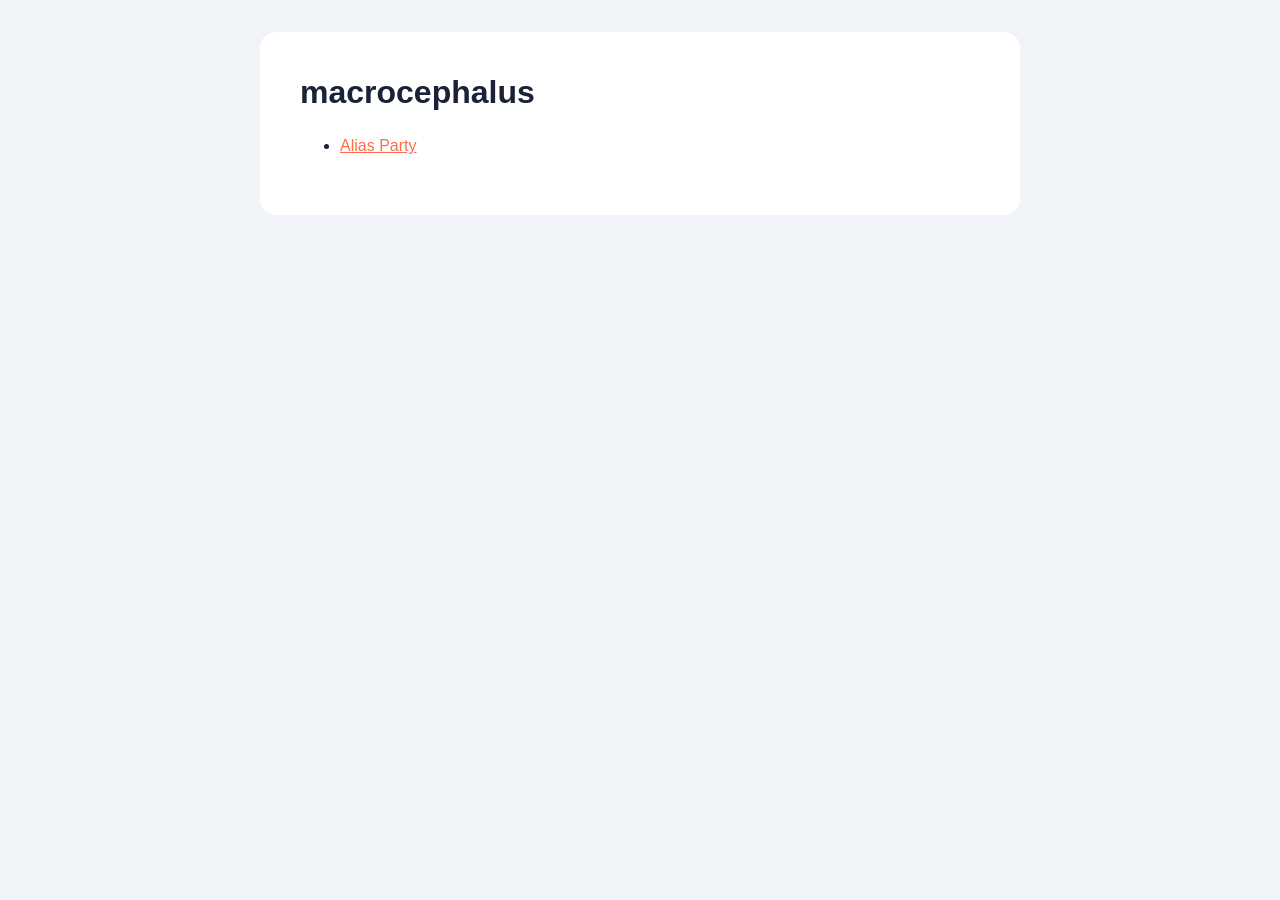
<file: index.html>
<!doctype html>
<html lang="en">
<head>
  <meta charset="utf-8">
  <meta name="viewport" content="width=device-width, initial-scale=1">
  <title>macrocephalus</title>
  <link rel="stylesheet" href="alias/style.css">
</head>
<body>
<main>
  <h1>macrocephalus</h1>
  <ul>
    <li><a href="alias/">Alias Party</a></li>
  </ul>
</main>
</body>
</html>
</file>
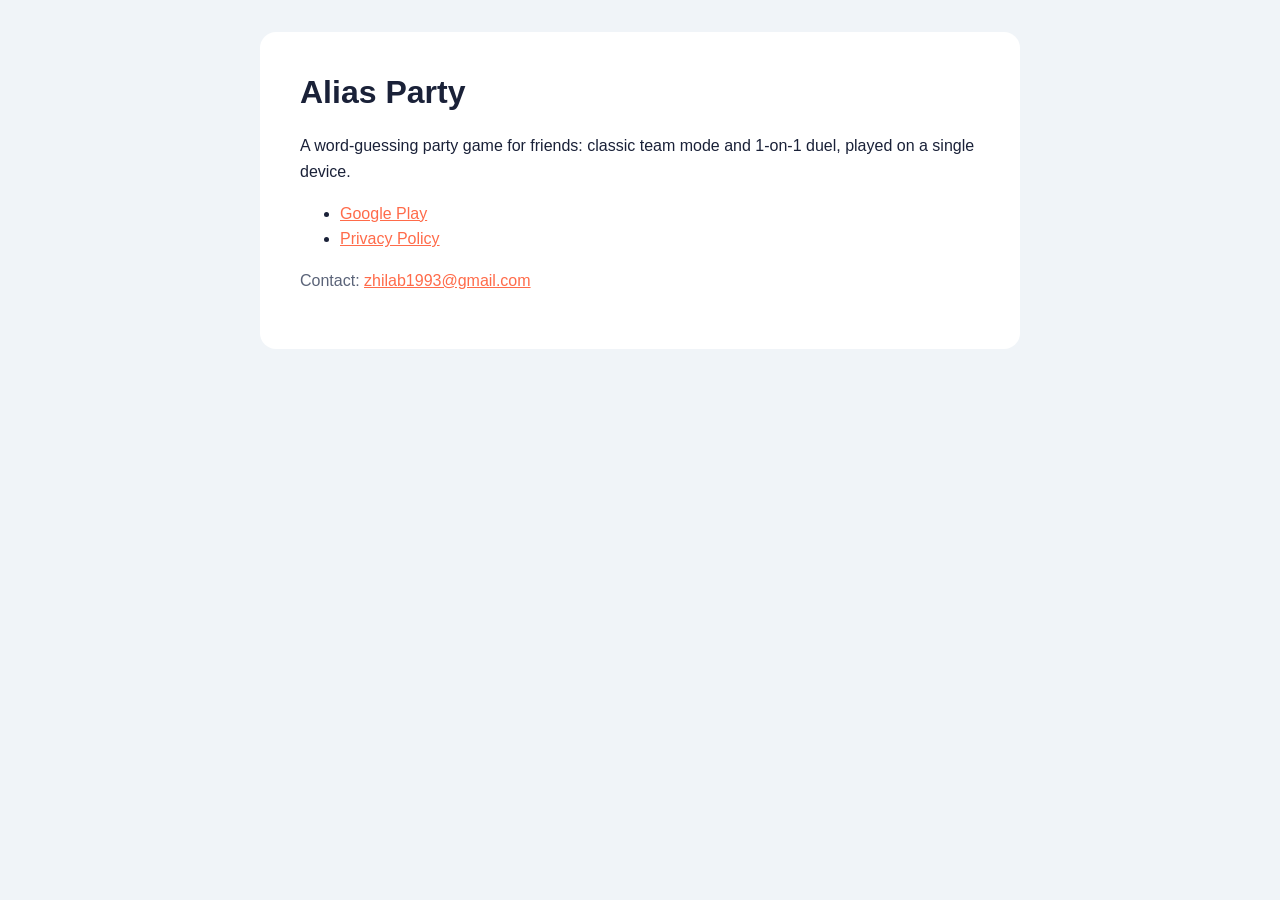
<file: alias/index.html>
<!doctype html>
<html lang="en">
<head>
  <meta charset="utf-8">
  <meta name="viewport" content="width=device-width, initial-scale=1">
  <title>Alias Party</title>
  <meta name="description" content="Alias Party — a word-guessing party game for Android.">
  <link rel="stylesheet" href="style.css">
</head>
<body>
<main>
  <h1>Alias Party</h1>
  <p>A word-guessing party game for friends: classic team mode and 1-on-1 duel, played on a single device.</p>
  <ul>
    <li><a href="https://play.google.com/store/apps/details?id=com.aliasparty.app">Google Play</a></li>
    <li><a href="privacy-policy.html">Privacy Policy</a></li>
  </ul>
  <p class="muted">Contact: <a href="mailto:zhilab1993@gmail.com">zhilab1993@gmail.com</a></p>
</main>
</body>
</html>
</file>
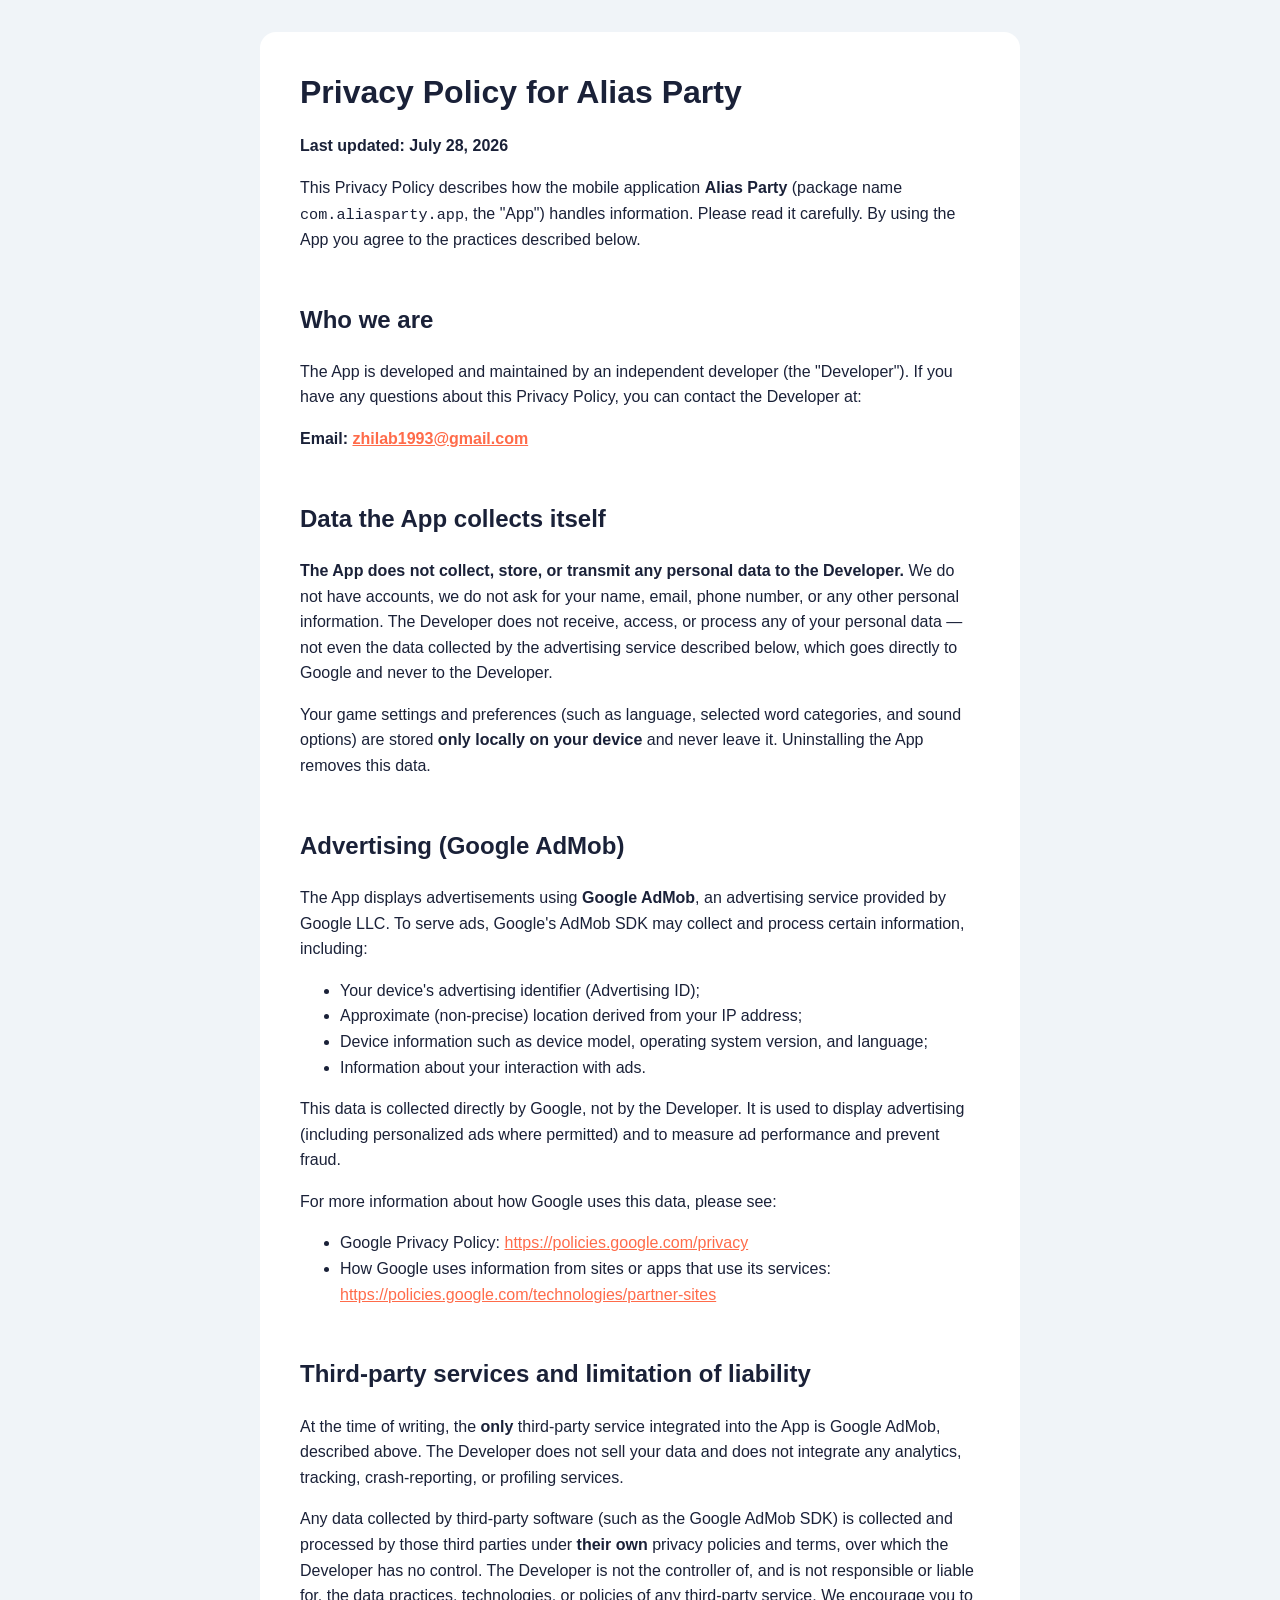
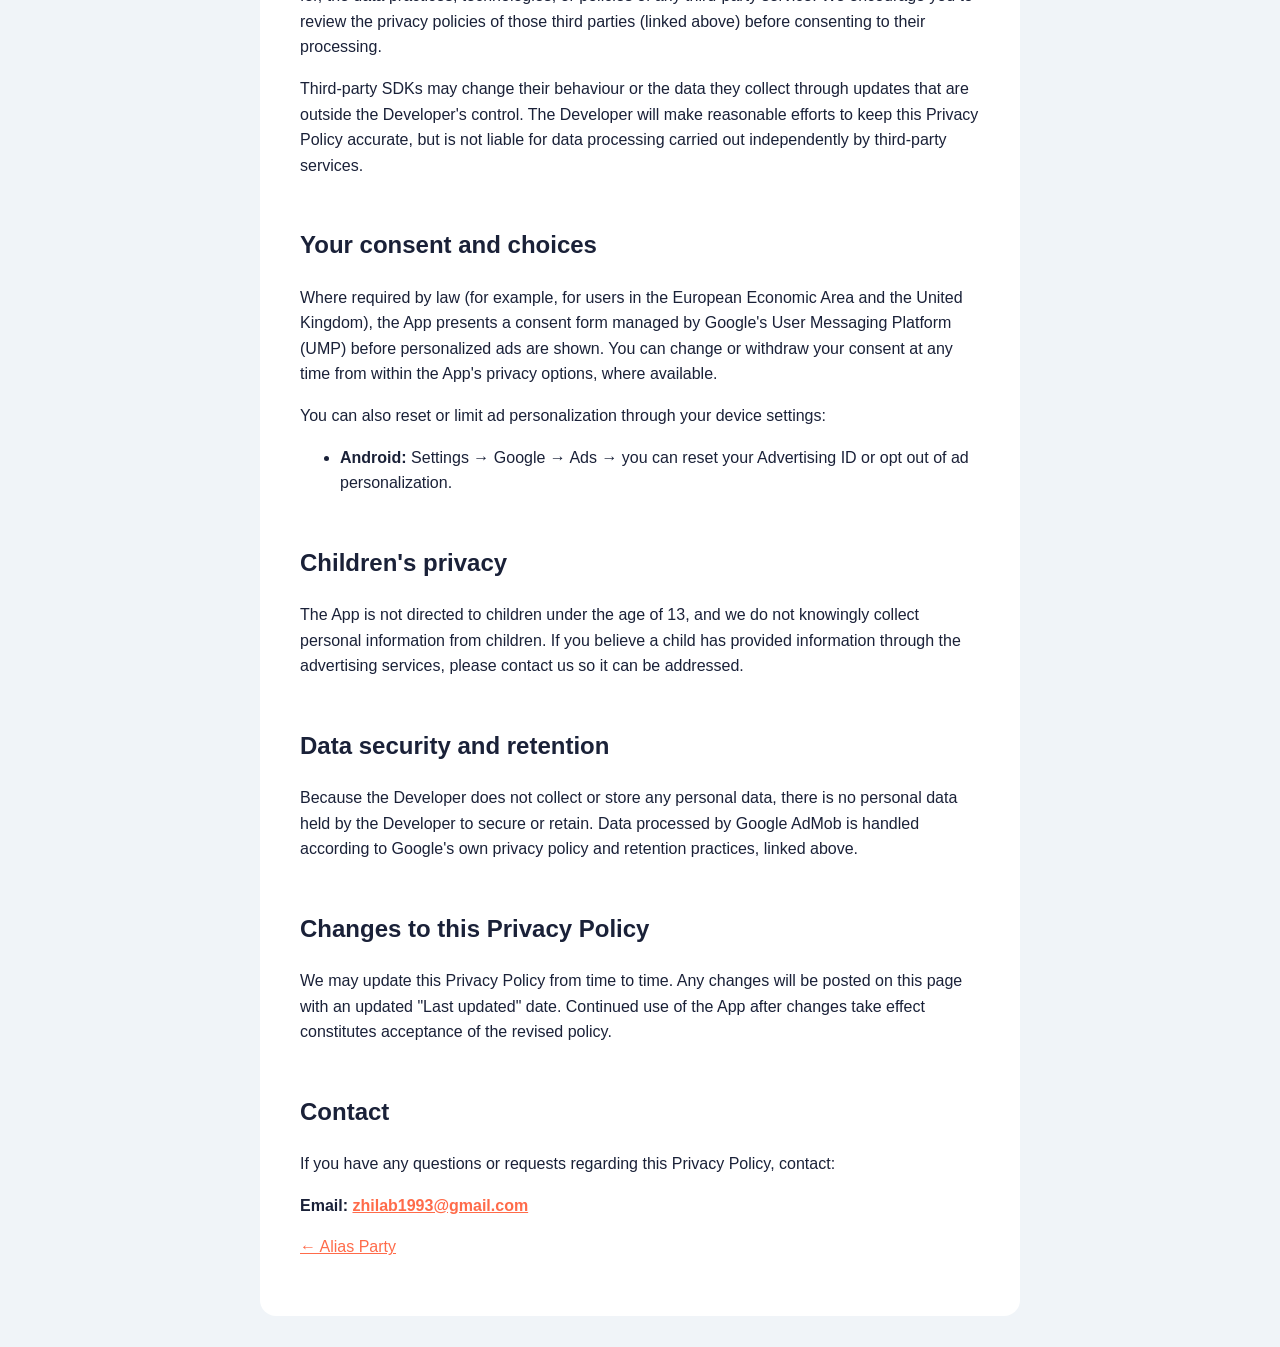
<file: privacy-policy.html>
<!doctype html>
<html lang="en">
<head>
  <meta charset="utf-8">
  <meta name="viewport" content="width=device-width, initial-scale=1">
  <title>Privacy Policy — Alias Party</title>
  <meta name="description" content="Privacy Policy for the Alias Party mobile app.">
  <link rel="stylesheet" href="style.css">
</head>
<body>
<main>
<h1>Privacy Policy for Alias Party</h1>
<p><strong>Last updated: July 28, 2026</strong></p>
<p>This Privacy Policy describes how the mobile application <strong>Alias Party</strong>
(package name <code>com.aliasparty.app</code>, the "App") handles information. Please read
it carefully. By using the App you agree to the practices described below.</p>

<h2>Who we are</h2>
<p>The App is developed and maintained by an independent developer (the
"Developer"). If you have any questions about this Privacy Policy, you can
contact the Developer at:</p>
<p><strong>Email: <a href="mailto:zhilab1993@gmail.com">zhilab1993@gmail.com</a></strong></p>

<h2>Data the App collects itself</h2>
<p><strong>The App does not collect, store, or transmit any personal data to the
Developer.</strong> We do not have accounts, we do not ask for your name, email,
phone number, or any other personal information. The Developer does not
receive, access, or process any of your personal data — not even the data
collected by the advertising service described below, which goes directly to
Google and never to the Developer.</p>
<p>Your game settings and preferences (such as language, selected word
categories, and sound options) are stored <strong>only locally on your device</strong> and
never leave it. Uninstalling the App removes this data.</p>

<h2>Advertising (Google AdMob)</h2>
<p>The App displays advertisements using <strong>Google AdMob</strong>, an advertising service
provided by Google LLC. To serve ads, Google's AdMob SDK may collect and
process certain information, including:</p>
<ul>
  <li>Your device's advertising identifier (Advertising ID);</li>
  <li>Approximate (non-precise) location derived from your IP address;</li>
  <li>Device information such as device model, operating system version, and language;</li>
  <li>Information about your interaction with ads.</li>
</ul>
<p>This data is collected directly by Google, not by the Developer. It is used to
display advertising (including personalized ads where permitted) and to
measure ad performance and prevent fraud.</p>
<p>For more information about how Google uses this data, please see:</p>
<ul>
  <li>Google Privacy Policy: <a href="https://policies.google.com/privacy">https://policies.google.com/privacy</a></li>
  <li>How Google uses information from sites or apps that use its services:
    <a href="https://policies.google.com/technologies/partner-sites">https://policies.google.com/technologies/partner-sites</a></li>
</ul>

<h2>Third-party services and limitation of liability</h2>
<p>At the time of writing, the <strong>only</strong> third-party service integrated into the
App is Google AdMob, described above. The Developer does not sell your data and
does not integrate any analytics, tracking, crash-reporting, or profiling
services.</p>
<p>Any data collected by third-party software (such as the Google AdMob SDK) is
collected and processed by those third parties under <strong>their own</strong> privacy
policies and terms, over which the Developer has no control. The Developer is
not the controller of, and is not responsible or liable for, the data
practices, technologies, or policies of any third-party service. We encourage
you to review the privacy policies of those third parties (linked above)
before consenting to their processing.</p>
<p>Third-party SDKs may change their behaviour or the data they collect through
updates that are outside the Developer's control. The Developer will make
reasonable efforts to keep this Privacy Policy accurate, but is not liable for
data processing carried out independently by third-party services.</p>

<h2>Your consent and choices</h2>
<p>Where required by law (for example, for users in the European Economic Area
and the United Kingdom), the App presents a consent form managed by Google's
User Messaging Platform (UMP) before personalized ads are shown. You can
change or withdraw your consent at any time from within the App's privacy
options, where available.</p>
<p>You can also reset or limit ad personalization through your device settings:</p>
<ul>
  <li><strong>Android:</strong> Settings → Google → Ads → you can reset your Advertising ID or
    opt out of ad personalization.</li>
</ul>

<h2>Children's privacy</h2>
<p>The App is not directed to children under the age of 13, and we do not
knowingly collect personal information from children. If you believe a child
has provided information through the advertising services, please contact us
so it can be addressed.</p>

<h2>Data security and retention</h2>
<p>Because the Developer does not collect or store any personal data, there is no
personal data held by the Developer to secure or retain. Data processed by
Google AdMob is handled according to Google's own privacy policy and retention
practices, linked above.</p>

<h2>Changes to this Privacy Policy</h2>
<p>We may update this Privacy Policy from time to time. Any changes will be posted
on this page with an updated "Last updated" date. Continued use of the App
after changes take effect constitutes acceptance of the revised policy.</p>

<h2>Contact</h2>
<p>If you have any questions or requests regarding this Privacy Policy, contact:</p>
<p><strong>Email: <a href="mailto:zhilab1993@gmail.com">zhilab1993@gmail.com</a></strong></p>
<p class="muted"><a href="./">← Alias Party</a></p>
</main>
</body>
</html>
</file>
<file: alias/style.css>
:root {
  --bg: #F0F4F8;
  --text: #1A2138;
  --muted: #5A6378;
  --accent: #FF6B4A;
  --card: #FFFFFF;
}
@media (prefers-color-scheme: dark) {
  :root {
    --bg: #12172A;
    --text: #E8ECF4;
    --muted: #A3ABBE;
    --card: #1C2238;
  }
}
* { box-sizing: border-box; }
body {
  margin: 0;
  background: var(--bg);
  color: var(--text);
  font: 16px/1.6 -apple-system, BlinkMacSystemFont, "Segoe UI", Roboto, sans-serif;
}
main {
  max-width: 760px;
  margin: 32px auto;
  padding: 24px 16px;
  background: var(--card);
  border-radius: 16px;
}
@media (min-width: 600px) { main { padding: 40px; } }
h1 { margin-top: 0; line-height: 1.25; }
h2 { margin-top: 2em; }
a { color: var(--accent); }
.muted { color: var(--muted); }
code { font-size: 0.95em; }
</file>
<file: style.css>
:root {
  --bg: #F0F4F8;
  --text: #1A2138;
  --muted: #5A6378;
  --accent: #FF6B4A;
  --card: #FFFFFF;
}
@media (prefers-color-scheme: dark) {
  :root {
    --bg: #12172A;
    --text: #E8ECF4;
    --muted: #A3ABBE;
    --card: #1C2238;
  }
}
* { box-sizing: border-box; }
body {
  margin: 0;
  background: var(--bg);
  color: var(--text);
  font: 16px/1.6 -apple-system, BlinkMacSystemFont, "Segoe UI", Roboto, sans-serif;
}
main {
  max-width: 760px;
  margin: 32px auto;
  padding: 24px 16px;
  background: var(--card);
  border-radius: 16px;
}
@media (min-width: 600px) { main { padding: 40px; } }
h1 { margin-top: 0; line-height: 1.25; }
h2 { margin-top: 2em; }
a { color: var(--accent); }
.muted { color: var(--muted); }
code { font-size: 0.95em; }
</file>
